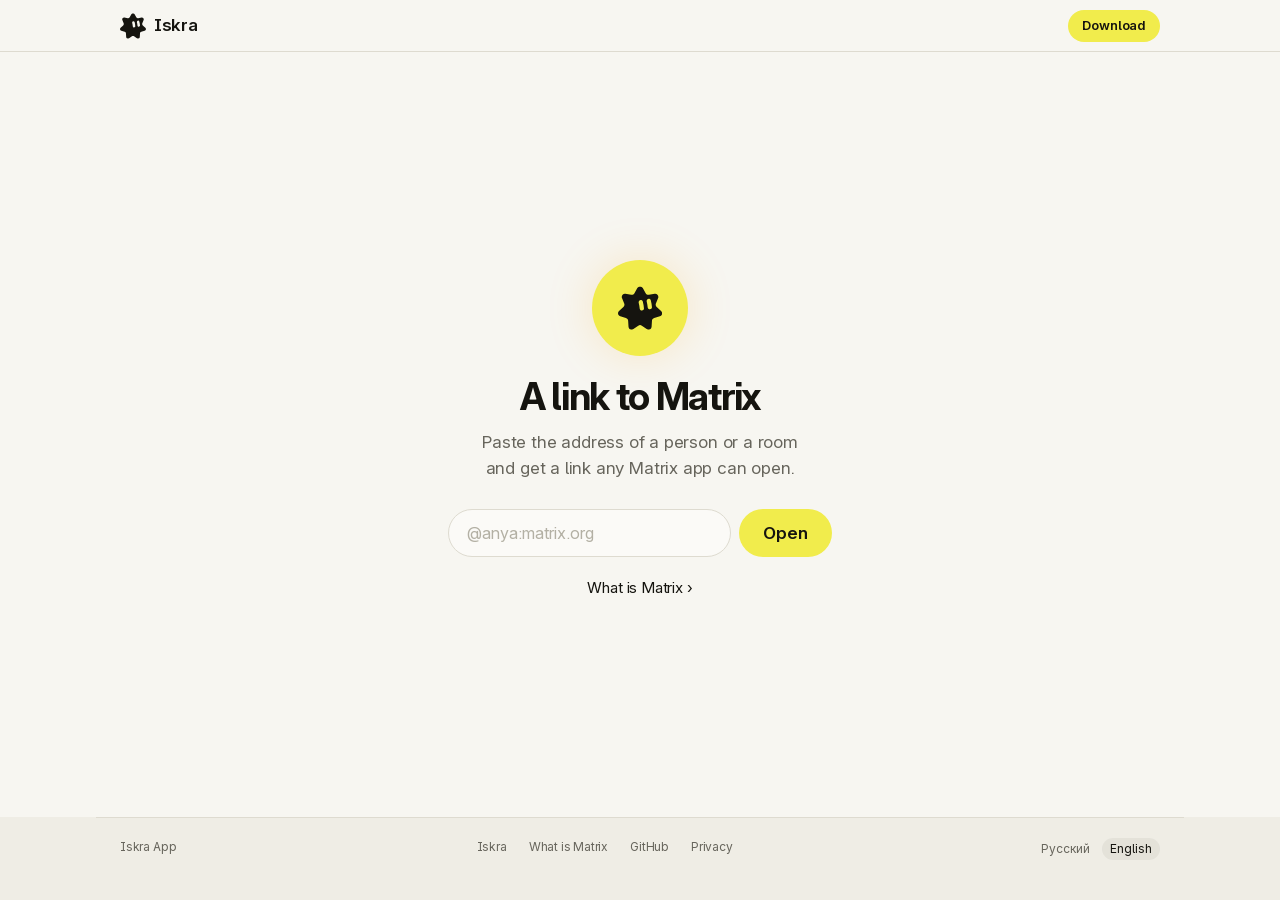
<file: index.html>
<!doctype html>
<html lang="ru">
<head>
  <meta charset="utf-8">
  <meta name="viewport" content="width=device-width, initial-scale=1, viewport-fit=cover">
  <title>Ссылка Matrix — Iskra</title>
  <meta name="description" content="Откройте ссылку на человека или комнату Matrix в Iskra или в другом приложении.">
  <meta name="color-scheme" content="light dark">
  <meta name="theme-color" content="#f7f6f1" media="(prefers-color-scheme: light)">
  <meta name="theme-color" content="#0a0a08" media="(prefers-color-scheme: dark)">
  <meta name="robots" content="noindex">
  <link rel="canonical" href="https://s.iskra.wtf/">
  <meta property="og:type" content="website">
  <meta property="og:site_name" content="Iskra">
  <meta property="og:title" content="Ссылка Matrix — Iskra">
  <meta property="og:description" content="Откройте ссылку на человека или комнату Matrix в Iskra или в другом приложении.">
  <meta property="og:image" content="https://iskra.wtf/assets/og.png">
  <meta name="twitter:card" content="summary">
  <link rel="icon" href="/assets/favicon.svg" type="image/svg+xml">
  <link rel="icon" href="/icon.png" type="image/png">
  <link rel="apple-touch-icon" href="/icon.png">
  <link rel="preload" as="font" type="font/woff2" href="/assets/fonts/inter-variable.woff2" crossorigin>
  <link rel="stylesheet" href="/assets/fonts/inter.css">
  <link rel="stylesheet" href="/assets/site.css">
  <link rel="stylesheet" href="/assets/link.css">
  <link rel="modulepreload" href="/assets/vendor/uqr.mjs">
</head>
<body>
  <!-- Одна разметка на все адреса: 404.html — её копия (scripts/sync-404.sh), GitHub Pages
       отдаёт её на любой путь вроде /@anya:matrix.org. Пути к файлам поэтому абсолютные. -->
  <header class="nav is-solid" id="nav">
    <div class="wrap">
      <a class="brand" href="https://iskra.wtf"><svg viewBox="0 0 747 731" aria-hidden="true"><use href="/assets/sprite.svg#spark"/></svg>Iskra</a>
      <a class="button button--primary button--small" href="https://iskra.wtf/#download" data-i18n="nav.download">Скачать</a>
    </div>
  </header>

  <main class="link">
    <!-- Человек или комната: всё берётся из адреса, к серверам страница не ходит. -->
    <section class="link__card" id="target" hidden>
      <span class="link__avatar" id="avatar" aria-hidden="true"></span>
      <h1 class="link__name" id="name"></h1>
      <p class="link__id" id="mxid"></p>

      <figure class="link__qr" id="qr" role="img" aria-label="QR-код ссылки" data-i18n-aria="qr.aria"></figure>

      <div class="link__actions">
        <a class="button button--primary" id="open-iskra" href="https://iskra.wtf/#download">
          <svg class="logo" viewBox="0 0 747 731" aria-hidden="true"><use href="/assets/sprite.svg#spark"/></svg>
          <span data-i18n="open.iskra">Открыть в&nbsp;Искре</span>
        </a>
        <a class="button button--plain" id="open-web" href="https://web.iskra.wtf" target="_blank" rel="noopener" data-i18n="open.web">Открыть в&nbsp;Iskra Web</a>
      </div>

      <div class="others">
        <button type="button" class="others__toggle" id="others-toggle" aria-expanded="false" aria-controls="others">
          <span data-i18n="others.toggle">У&nbsp;вас другое приложение?</span>
          <svg class="others__chevron" viewBox="0 0 24 24" aria-hidden="true"><path d="m6 9 6 6 6-6"/></svg>
        </button>
        <ul class="others__list" id="others" hidden></ul>
        <p class="others__note" id="others-note" role="status" aria-live="polite"></p>
      </div>
    </section>

    <!-- Пустой или непонятный адрес: подсказка и поле. -->
    <section class="link__card" id="empty" hidden>
      <span class="link__avatar link__avatar--spark" aria-hidden="true"><svg viewBox="0 0 747 731"><use href="/assets/sprite.svg#spark"/></svg></span>
      <h1 class="link__name" data-i18n="empty.title">Ссылка на&nbsp;Matrix</h1>
      <p class="link__lead" id="empty-text" data-i18n="empty.body">Вставьте адрес человека или комнаты, и&nbsp;мы&nbsp;сделаем ссылку, которую откроет любое приложение Matrix.</p>
      <p class="link__lead link__lead--warn" id="empty-bad" hidden data-i18n="empty.bad">Это не&nbsp;похоже на&nbsp;адрес Matrix. Он&nbsp;выглядит так: <code>@anya:matrix.org</code> или <code>#iskra:matrix.org</code>.</p>
      <form class="link__form" id="form">
        <label class="visually-hidden" for="address" data-i18n="empty.label">Адрес Matrix</label>
        <input id="address" name="address" type="text" inputmode="url" autocomplete="off" autocapitalize="off" spellcheck="false" placeholder="@anya:matrix.org">
        <button class="button button--primary" type="submit" data-i18n="empty.go">Открыть</button>
      </form>
      <p class="link__more"><a class="more" href="https://iskra.wtf/matrix" data-i18n="empty.matrix">Что такое Matrix</a></p>
    </section>
  </main>

  <footer>
    <div class="wrap">
      <p>Iskra App</p>
      <nav aria-label="Ссылки" data-i18n-aria="footer.links">
        <a href="https://iskra.wtf" data-i18n="footer.home">Iskra</a>
        <a href="https://iskra.wtf/matrix" data-i18n="footer.matrix">Что такое Matrix</a>
        <a href="https://github.com/iskra-app/s.iskra.wtf">GitHub</a>
        <a href="https://iskra.wtf/privacy" data-i18n="footer.privacy">Конфиденциальность</a>
      </nav>
      <div class="lang" role="group" aria-label="Язык / Language">
        <button type="button" data-lang="ru" lang="ru">Русский</button>
        <button type="button" data-lang="en" lang="en">English</button>
      </div>
    </div>
  </footer>

  <script src="/assets/site.js"></script>
  <script type="module" src="/assets/link.js"></script>
</body>
</html>
</file>
<file: assets/fonts/inter.css>
/* Inter 4.1 (The Inter Project Authors, SIL OFL 1.1 — OFL.txt рядом). Полный вариативный файл со всеми OpenType-фичами (zero, ss01…); ни одного запроса к Google. */
@font-face {
  font-family: 'Inter';
  font-style: normal;
  font-weight: 100 900;
  font-display: swap;
  src: url('./inter-variable.woff2') format('woff2');
}
</file>
<file: assets/site.css>
/* Свой облик: тёмная основа, тонкие линии вместо заливок и одна «искра» — жёлтый из иконки.
   Шрифты, кегли и сетка — прежние. Семь цветов AccentTheme остаются для плашек и аватаров. */
:root {
  color-scheme: light;
  --color-background: #f7f6f1;
  --color-surface: #efede5;
  --color-raised: #fbfaf7;
  --color-text: #15140f;
  --color-text-secondary: #67655c;
  --color-text-tertiary: #b3b0a4;
  --color-separator: #dedbd0;
  --color-line-strong: #c9c5b8;
  --color-glass: #f7f6f1;
  --color-fill: rgb(21 20 15 / 0.05);
  --color-fill-hover: rgb(21 20 15 / 0.09);

  /* Искра: жёлтый из иконки в обеих темах, янтарь — для статуса и предупреждений.
     Жёлтым текстом на светлом фоне не прочитать, поэтому в светлой теме ссылки — цветом
     текста с жёлтым подчёркиванием, а мелкие акценты (маркеры, искра при наведении) —
     золотистым, на тон глубже. Как на iskra.wtf. */
  --ember: #ff9f0a;
  --accent: #f1ec4c;
  --on-accent: #15140f;
  --accent-text: var(--color-text);
  --accent-line: #e8d000;
  --accent-strong: #d6be00;
  --link-thickness: 2px;
  --focus: var(--color-text);
  --warn: #a35400; /* янтарь, читаемый на светлом фоне */
  --glow: rgb(255 159 10 / 0.18);

  /* AccentTheme: семь цветов, светлый вариант */
  --red: #ff3b30;
  --orange: #ff9500;
  --yellow: #ffcc00;
  --green: #34c759;
  --cyan: #32ade6;
  --blue: #007aff;
  --violet: #af52de;

  --radius-bubble: 1.825rem; /* 29.2 */
  --radius-card: 0.625rem;   /* 10 */
  --radius-control: 0.5rem;  /* 8 */
  --radius-circle: 9999px;

  --font-body: 'Inter', system-ui, -apple-system, 'Segoe UI', Roboto, 'Helvetica Neue', Arial, sans-serif, 'Apple Color Emoji', 'Segoe UI Emoji';
  --ease-out: cubic-bezier(0.2, 0, 0, 1);
  --nav-height: 3.25rem;
}
@media (prefers-color-scheme: dark) {
  :root {
    color-scheme: dark;
    --color-background: #0a0a08;
    --color-surface: #121210;
    --color-raised: #161613;
    --color-text: #ecebe4;
    --color-text-secondary: #9a988e;
    --color-text-tertiary: #4a4943;
    --color-separator: #24231f;
    --color-line-strong: #3a3933;
    --color-glass: #0a0a08;
    --color-fill: rgb(236 235 228 / 0.06);
    --color-fill-hover: rgb(236 235 228 / 0.11);

    --accent: #f1ec4c;
    --on-accent: #0a0a08;
    --accent-text: var(--accent);
    --accent-line: rgb(241 236 76 / 0.3);
    --accent-strong: var(--accent);
    --link-thickness: 1px;
    --focus: var(--accent);
    --warn: var(--orange);
    --glow: rgb(252 249 30 / 0.12);

    --red: #ff453a;
    --orange: #ff9f0a;
    --yellow: #ffd60a;
    --green: #30d158;
    --cyan: #64d2ff;
    --blue: #0a84ff;
    --violet: #bf5af2;
  }
}

*, *::before, *::after { box-sizing: border-box; }
html { scroll-behavior: smooth; -webkit-text-size-adjust: 100%; scroll-padding-top: var(--nav-height); }
@media (prefers-reduced-motion: reduce) { html { scroll-behavior: auto; } }
body {
  margin: 0;
  background: var(--color-background);
  color: var(--color-text);
  font-family: var(--font-body);
  font-size: 1.0625rem;
  line-height: 1.5;
  letter-spacing: -0.011em;
  font-feature-settings: "zero", "ss02", "ss07";
  -webkit-font-smoothing: antialiased;
  -webkit-tap-highlight-color: transparent;
}
::selection { background: var(--accent); color: var(--on-accent); }
a {
  color: var(--accent-text);
  text-decoration: underline; text-decoration-color: var(--accent-line);
  text-decoration-thickness: var(--link-thickness); text-underline-offset: 3px;
  transition: text-decoration-color 200ms var(--ease-out);
}
a:hover { text-decoration-color: currentColor; }
img, svg { display: block; }
h1, h2, h3, p, ul { margin: 0; }
:focus { outline: none; }
:focus-visible { outline: 2px solid var(--focus); outline-offset: 2px; border-radius: 6px; }
.wrap { max-width: 68rem; margin: 0 auto; padding: 0 1.5rem; }
.icon { width: 24px; height: 24px; fill: none; stroke: currentColor; stroke-width: 1.7; stroke-linecap: round; stroke-linejoin: round; flex: none; }

/* ── Кнопки — как PrimaryButton / PlainButton в iskra-web ── */
.button {
  display: inline-flex; align-items: center; justify-content: center; gap: 0.5rem;
  min-height: 3rem; padding: 0 1.5rem;
  border-radius: var(--radius-circle);
  font-weight: 600; font-size: 1.0625rem; white-space: nowrap;
  text-decoration: none;
  transition: background-color 200ms var(--ease-out), filter 200ms var(--ease-out), transform 120ms var(--ease-out);
}
.button:active { transform: scale(0.97); }
.button--primary { background: var(--accent); color: var(--on-accent); }
.button--primary:hover { filter: brightness(1.08); }
.button--plain { background: var(--color-fill); color: var(--color-text); }
.button--plain:hover { background: var(--color-fill-hover); }
.button--small { min-height: 2rem; padding: 0 0.875rem; font-size: 0.8125rem; }
.button svg.logo { width: 1.05em; height: 1.05em; fill: currentColor; margin-top: -0.12em; }
.button .icon { width: 1.2em; height: 1.2em; }
.more { text-decoration: none; }
.more:hover { text-decoration: underline; text-decoration-color: currentColor; }
.more::after { content: " ›"; }

/* ── Навигация: без стекла — ровный фон и линия снизу ── */
.nav {
  position: sticky; top: 0; z-index: 20;
  background: transparent;
  border-bottom: 1px solid transparent;
  transition: background-color 300ms var(--ease-out), border-color 300ms var(--ease-out);
}
.nav.is-solid { background: var(--color-glass); border-bottom-color: var(--color-separator); }
.nav .wrap { display: flex; align-items: center; gap: 2rem; height: calc(var(--nav-height) - 1px); }
.brand { display: flex; align-items: center; gap: 0.5rem; color: var(--color-text); font-weight: 600; letter-spacing: -0.02em; text-decoration: none; }
.brand svg { width: 1.625rem; height: 1.625rem; fill: currentColor; transition: color 300ms var(--ease-out), filter 300ms var(--ease-out); }
.brand:hover svg { color: var(--accent-strong); filter: drop-shadow(0 0 0.5rem var(--glow)); }
.nav .button { margin-left: auto; }

/* ── Первый экран: тёплое свечение за иконкой ── */
.hero {
  position: relative; isolation: isolate;
  min-height: calc(100vh - var(--nav-height));
  min-height: calc(100svh - var(--nav-height));
  display: flex; flex-direction: column; align-items: center; justify-content: center;
  text-align: center;
  padding: 1.75rem 1.5rem;
}
.appicon {
  position: relative;
  width: min(15rem, 27vh, 56vw); aspect-ratio: 1;
  margin: 0 auto;
}
.appicon::before {
  content: ""; position: absolute; inset: -35%; z-index: -1;
  background: radial-gradient(closest-side, var(--glow), transparent);
}
.appicon img {
  position: absolute; inset: 0; width: 100%; height: 100%;
  opacity: 0;
  transform: scale(0.96);
  transition: opacity 900ms var(--ease-out), transform 900ms var(--ease-out);
  filter: drop-shadow(0 1rem 2rem rgb(0 0 0 / 0.22));
}
.appicon img.is-on { opacity: 1; transform: none; }
@media (prefers-reduced-motion: reduce) { .appicon img { transition: none; transform: none; } }
.hero h1 {
  margin-top: clamp(1rem, 3.5vh, 2.25rem);
  font-size: clamp(3rem, min(8vw, 9vh), 5.5rem);
  font-weight: 700; letter-spacing: -0.045em; line-height: 1;
}
.hero__sub {
  margin-top: 1rem; max-width: 30rem;
  font-size: clamp(1.3125rem, 2.4vw, 1.75rem); line-height: 1.25; font-weight: 600; letter-spacing: -0.025em;
  text-wrap: balance;
}
.hero__body { margin-top: 0.875rem; max-width: 30rem; color: var(--color-text-secondary); text-wrap: balance; }
.hero__cta { display: flex; flex-wrap: wrap; justify-content: center; gap: 0.75rem; margin-top: clamp(1.25rem, 3.5vh, 2rem); }

/* ── Разделы: швейцарская сетка в 12 колонок ── */
.section { padding: clamp(5rem, 11vw, 8rem) 0; }
/* Линия под первым экраном — у второго раздела, чтобы она начиналась сразу за краем окна. */
.hero + .section, .section + .section { border-top: 1px solid var(--color-separator); }
.head { display: grid; grid-template-columns: repeat(12, 1fr); gap: 0 1.5rem; margin-bottom: clamp(2.5rem, 6vw, 4rem); }
.head h2 { grid-column: 4 / 13; font-size: clamp(2.125rem, 5vw, 3.5rem); line-height: 1.07; font-weight: 700; letter-spacing: -0.04em; text-wrap: balance; }
.head p { grid-column: 4 / 11; margin-top: 1.125rem; color: var(--color-text-secondary); font-size: 1.1875rem; line-height: 1.45; }
@media (max-width: 760px) { .head { display: block; } }

/* ── Возможности: контурные карточки, плашка — цвет на тонированном фоне ── */
.cards { display: grid; grid-template-columns: repeat(auto-fill, minmax(15rem, 1fr)); gap: 1rem; }
.card {
  background: var(--color-raised);
  border: 1px solid var(--color-separator);
  border-radius: var(--radius-bubble);
  padding: 1.75rem 1.625rem 1.875rem;
  min-height: 17.5rem;
  display: flex; flex-direction: column;
  transition: border-color 300ms var(--ease-out);
}
.card:hover { border-color: var(--color-line-strong); }
.tile {
  width: 2.75rem; height: 2.75rem; border-radius: var(--radius-control);
  background: color-mix(in srgb, var(--c) 14%, transparent);
  box-shadow: inset 0 0 0 1px color-mix(in srgb, var(--c) 32%, transparent);
  color: var(--c);
  display: grid; place-items: center;
}
.tile .icon { stroke-width: 2; }
.card h3 { margin-top: auto; padding-top: 2.5rem; font-size: 1.3125rem; line-height: 1.2; font-weight: 600; letter-spacing: -0.02em; text-wrap: balance; }
.card p { margin-top: 0.625rem; font-size: 0.96875rem; line-height: 1.47; color: var(--color-text-secondary); }
.swatches { display: flex; gap: 0.375rem; }
.swatches i { flex: 0 1 1.375rem; min-width: 0; aspect-ratio: 1; border-radius: 50%; background: var(--c); box-shadow: inset 0 0 0 1px var(--color-separator); }

/* ── Приватность ── */
.rules { list-style: none; padding: 0; border-top: 1px solid var(--color-text); }
.rules li { display: grid; grid-template-columns: repeat(12, 1fr); gap: 0.375rem 1.5rem; padding: 1.625rem 0 1.75rem; border-bottom: 1px solid var(--color-separator); }
.rules h3 { grid-column: 4 / 8; font-size: 1.1875rem; font-weight: 600; letter-spacing: -0.02em; line-height: 1.3; }
.rules p { grid-column: 8 / 13; color: var(--color-text-secondary); font-size: 1rem; }
@media (max-width: 760px) {
  .rules li { grid-template-columns: 1fr; }
  .rules h3, .rules p { grid-column: 1; }
}

/* ── Открытый код ── */
.oss { display: grid; grid-template-columns: repeat(12, 1fr); gap: 0 1.5rem; }
.oss__text { grid-column: 4 / 11; }
.oss h2 { font-size: clamp(2.125rem, 5vw, 3.5rem); line-height: 1.07; font-weight: 700; letter-spacing: -0.04em; text-wrap: balance; }
.oss p { margin-top: 1.125rem; color: var(--color-text-secondary); font-size: 1.1875rem; line-height: 1.45; }
.oss__links { display: flex; flex-wrap: wrap; gap: 0.75rem; margin-top: 2rem; }
@media (max-width: 760px) { .oss { display: block; } }

/* ── Скачать ── */
.download { background: var(--color-surface); }
.download .head { display: block; text-align: center; }
.download .head p { margin: 1.125rem auto 0; max-width: 32rem; }
.platforms { display: grid; grid-template-columns: repeat(4, 1fr); gap: 1rem; }
@media (max-width: 900px) { .platforms { grid-template-columns: repeat(2, 1fr); } }
@media (max-width: 480px) { .platforms { grid-template-columns: 1fr; } }
.platform {
  position: relative;
  background: var(--color-background);
  border: 1px solid var(--color-separator);
  border-radius: var(--radius-bubble);
  padding: 2.25rem 1.5rem 1.75rem;
  display: flex; flex-direction: column; align-items: center; text-align: center;
}
.platform.is-mine { border-color: var(--color-text-secondary); }
.platform__mine { position: absolute; top: 0.875rem; left: 0; right: 0; font-size: 0.75rem; font-weight: 600; color: var(--accent-text); }
.platform > .icon { width: 2.75rem; height: 2.75rem; stroke-width: 1.3; margin: 0.5rem 0 1.125rem; }
.platform h3 { font-size: 1.3125rem; font-weight: 600; letter-spacing: -0.02em; }
.platform .req { margin-top: 0.25rem; font-size: 0.875rem; color: var(--color-text-secondary); }
.platform .act { margin-top: auto; padding-top: 1.5rem; font-size: 0.9375rem; }
.platform .soon { color: var(--color-text-secondary); }

/* ── Подвал ── */
footer { background: var(--color-surface); color: var(--color-text-secondary); font-size: 0.75rem; }
footer .wrap { border-top: 1px solid var(--color-separator); padding-top: 1.25rem; padding-bottom: 2.5rem; display: flex; flex-wrap: wrap; justify-content: space-between; gap: 0.75rem 2rem; }
footer a { color: var(--color-text-secondary); text-decoration: none; }
footer a:hover { color: var(--color-text); }
footer nav { display: flex; flex-wrap: wrap; gap: 0.375rem 1.375rem; }
.lang { display: flex; gap: 0.25rem; }
.lang button {
  border: 0; background: none; cursor: pointer; font: inherit; color: var(--color-text-secondary);
  padding: 0.125rem 0.5rem; border-radius: var(--radius-circle);
}
.lang button:hover { color: var(--color-text); }
.lang button[aria-pressed="true"] { background: var(--color-fill); color: var(--color-text); }

/* ══ Страница «Что такое Matrix» ══ */
.page-hero { text-align: center; padding: clamp(4rem, 10vw, 7rem) 0 clamp(3.5rem, 8vw, 5.5rem); }
.page-hero h1 { font-size: clamp(2.75rem, 7vw, 4.75rem); font-weight: 700; letter-spacing: -0.045em; line-height: 1.02; }
.page-hero p { margin: 1.25rem auto 0; max-width: 36rem; font-size: clamp(1.1875rem, 2.2vw, 1.5rem); line-height: 1.4; letter-spacing: -0.02em; color: var(--color-text-secondary); text-wrap: balance; }

/* Схема: два сервера и сообщение между ними */
.flow {
  display: grid; grid-template-columns: 1fr minmax(9rem, 0.8fr) 1fr; align-items: center;
  max-width: 56rem; margin: clamp(3rem, 7vw, 4.5rem) auto 0; text-align: left;
}
.server { background: var(--color-raised); border: 1px solid var(--color-separator); border-radius: var(--radius-bubble); padding: 1.25rem; }
.server__label { font-size: 0.8125rem; color: var(--color-text-secondary); }
.server__name { font-size: 1.3125rem; font-weight: 700; letter-spacing: -0.02em; margin-top: 0.125rem; }
.person {
  display: flex; align-items: center; gap: 0.75rem;
  margin-top: 1rem; padding: 0.75rem; border-radius: var(--radius-card);
  background: var(--color-background);
  border: 1px solid var(--color-separator);
}
.avatar { width: 2.5rem; height: 2.5rem; border-radius: 50%; display: grid; place-items: center; flex: none; background: var(--c); color: #fff; font-weight: 600; }
.person div > b { display: block; font-weight: 600; font-size: 0.9375rem; }
.person div > span { display: block; font-size: 0.8125rem; color: var(--color-text-secondary); }
.person code { font: inherit; }
.connector { position: relative; display: flex; flex-direction: column; align-items: center; text-align: center; padding: 0 0.75rem; }
.connector::before {
  content: ""; position: absolute; left: 0; right: 0; top: 1.375rem;
  border-top: 1px dashed var(--color-line-strong);
}
.connector .lock {
  position: relative; width: 2.75rem; height: 2.75rem; border-radius: 50%;
  background: var(--accent); color: var(--on-accent); display: grid; place-items: center;
  box-shadow: 0 0 0 6px var(--color-background), 0 0 2rem var(--glow);
}
.connector .lock .icon { width: 1.25rem; height: 1.25rem; stroke-width: 2.2; }
.connector p { margin-top: 0.625rem; font-size: 0.8125rem; line-height: 1.35; color: var(--color-text-secondary); max-width: 11rem; }
@media (max-width: 720px) {
  .flow { grid-template-columns: 1fr; max-width: 24rem; }
  /* Пунктир идёт к замку и от подписи, но не через текст */
  .connector { padding: 1.25rem 0; }
  .connector::before, .connector::after {
    content: ""; position: absolute; left: 50%; right: auto;
    border-top: 0; border-left: 1px dashed var(--color-line-strong);
  }
  .connector::before { top: 0; height: 2.625rem; }
  .connector::after { bottom: 0; height: 1rem; }
}

/* Адрес по частям */
.address {
  display: flex; flex-wrap: wrap; justify-content: flex-start; gap: 0 0.04em;
  font-size: clamp(2rem, 7vw, 4.5rem); font-weight: 700; letter-spacing: -0.04em; line-height: 1.1;
  margin-top: 0.5rem;
}
.address__part { display: flex; flex-direction: column; }
.address__part small {
  margin-top: 0.75rem; padding-top: 0.5rem; border-top: 2px solid var(--c, var(--color-separator));
  font-size: 0.875rem; font-weight: 500; letter-spacing: -0.01em; color: var(--color-text-secondary);
}
.address__part .at { color: var(--color-text-secondary); }
.address-wrap { grid-column: 4 / 13; }
@media (max-width: 760px) { .address-wrap { margin-top: 2rem; } }

/* Список серверов */
.servers .rules h3 a { color: inherit; }
.server-where { display: block; margin-top: 0.375rem; font-size: 0.875rem; color: var(--color-text-secondary); }
.server-warn { display: inline-block; margin-top: 0.375rem; font-size: 0.8125rem; font-weight: 500; color: var(--warn); }

.cta { text-align: center; }
.cta h2 { font-size: clamp(2.125rem, 5vw, 3.5rem); line-height: 1.07; font-weight: 700; letter-spacing: -0.04em; }
.cta p { margin: 1.125rem auto 0; max-width: 32rem; color: var(--color-text-secondary); font-size: 1.1875rem; line-height: 1.45; }
.cta .hero__cta { margin-top: 2rem; }

/* ══ Страница «Свой сервер» ══ */
.badge {
  display: inline-block; vertical-align: 0.2em; margin-left: 0.5rem;
  padding: 0.125rem 0.5rem; border-radius: var(--radius-circle);
  background: var(--accent); color: var(--on-accent);
  font-size: 0.75rem; font-weight: 600; letter-spacing: 0;
}
.note {
  display: flex; gap: 0.875rem; align-items: flex-start;
  margin-top: 2rem; padding: 1.125rem 1.25rem;
  border-radius: 0 var(--radius-card) var(--radius-card) 0;
  border-left: 3px solid var(--ember);
  background: color-mix(in srgb, var(--ember) 9%, transparent);
  font-size: 0.96875rem; line-height: 1.5;
}
.note .icon { color: var(--ember); margin-top: 0.05rem; }
.note-wrap { grid-column: 4 / 13; }

.steps { list-style: none; padding: 0; margin: 0; counter-reset: step; border-top: 1px solid var(--color-text); }
.steps > li { display: grid; grid-template-columns: repeat(12, 1fr); gap: 0 1.5rem; padding: 2rem 0 2.25rem; border-bottom: 1px solid var(--color-separator); counter-increment: step; }
.steps > li::before {
  content: counter(step, decimal-leading-zero); grid-column: 1 / 4;
  font-size: clamp(2.5rem, 5vw, 3.5rem); font-weight: 700; letter-spacing: -0.04em; line-height: 1;
  color: transparent; -webkit-text-stroke: 1px var(--color-line-strong); font-feature-settings: "tnum", "zero", "ss02", "ss07";
}
.step { grid-column: 4 / 13; min-width: 0; }
.step h3 { font-size: 1.3125rem; font-weight: 600; letter-spacing: -0.02em; line-height: 1.3; }
.step > p { margin-top: 0.5rem; color: var(--color-text-secondary); }
.step ul { margin: 0.75rem 0 0; padding-left: 1.25rem; color: var(--color-text-secondary); }
.step ul li::marker { color: var(--accent-strong); }
.step li + li { margin-top: 0.25rem; }
.step code, .rules code, .note code { font-family: ui-monospace, 'SF Mono', Menlo, Consolas, monospace; font-size: 0.9em; background: var(--color-fill); padding: 0.1em 0.35em; border-radius: 0.3em; }
@media (max-width: 760px) {
  .steps > li { display: block; }
  .steps > li::before { display: block; margin-bottom: 0.75rem; font-size: 2rem; }
}

.code {
  position: relative; margin-top: 1rem;
  background: var(--color-surface); border: 1px solid var(--color-separator); border-radius: var(--radius-control);
}
.code pre {
  margin: 0; padding: 1rem 3.5rem 1rem 1.125rem; overflow-x: auto;
  font-family: ui-monospace, 'SF Mono', Menlo, Consolas, monospace; font-size: 0.875rem; line-height: 1.55;
  letter-spacing: 0; color: var(--color-text);
}
.code pre code { background: none; padding: 0; border-radius: 0; font-size: inherit; }
.copy {
  position: absolute; top: 0.5rem; right: 0.5rem;
  min-height: 2rem; padding: 0 0.75rem; border: 0; border-radius: var(--radius-circle);
  background: var(--color-background); color: var(--color-text-secondary);
  font: inherit; font-size: 0.75rem; font-weight: 600; cursor: pointer;
}
.copy:hover { color: var(--color-text); }
.copy.is-done { color: var(--green); }

/* ══ Политика конфиденциальности и условия ══ */
.page-hero .updated { margin-top: 1.5rem; font-size: 0.875rem; letter-spacing: -0.005em; color: var(--color-text-secondary); }
.section--legal { padding-top: clamp(1rem, 3vw, 2rem); }
.legal { list-style: none; padding: 0; margin: 0; border-top: 1px solid var(--color-text); }
.legal > li { display: grid; grid-template-columns: repeat(12, 1fr); gap: 0 1.5rem; padding: 1.75rem 0 2rem; border-bottom: 1px solid var(--color-separator); }
.legal h2 { grid-column: 1 / 4; font-size: 1.1875rem; font-weight: 600; letter-spacing: -0.02em; line-height: 1.3; text-wrap: balance; }
.legal__body { grid-column: 4 / 11; min-width: 0; color: var(--color-text-secondary); }
.legal__body > * + * { margin-top: 0.75rem; }
.legal__body ul { padding-left: 1.25rem; }
.legal__body li + li { margin-top: 0.375rem; }
.legal__body li::marker { color: var(--accent-strong); }
.legal__body b { color: var(--color-text); font-weight: 600; }
.legal__body code { font-family: ui-monospace, 'SF Mono', Menlo, Consolas, monospace; font-size: 0.9em; background: var(--color-fill); padding: 0.1em 0.35em; border-radius: 0.3em; }
@media (max-width: 760px) {
  .legal > li { display: block; }
  .legal h2 { margin-bottom: 0.625rem; }
}

/* Появление разделов при прокрутке: класс ставит site.js, без JS всё видно сразу. */
.reveal { opacity: 0; filter: blur(12px); }
.reveal.is-shown {
  opacity: 1; filter: blur(0);
  transition: opacity 900ms var(--ease-out), filter 900ms var(--ease-out);
}
</file>
<file: assets/link.css>
/* Страница-открывалка: одна колонка по центру. Токены, кнопки, шапка и подвал — из site.css. */
:root {
  --avatar-ground: #a9a69b;
  --avatar-ink: #fbfaf7;
}
@media (prefers-color-scheme: dark) {
  :root {
    --avatar-ground: #4a4943;
    --avatar-ink: #ecebe4;
  }
}

body { display: flex; flex-direction: column; min-height: 100vh; min-height: 100svh; }
.link {
  flex: 1;
  display: flex; flex-direction: column; align-items: center; justify-content: center;
  padding: clamp(2.5rem, 7vh, 4.5rem) 1rem clamp(3rem, 8vh, 5rem);
}
.link__card {
  width: 100%; max-width: 24rem;
  display: flex; flex-direction: column; align-items: center; text-align: center;
}
.link__card[hidden] { display: none; }

/* Аватар: серый круг и заглавная первая буква, как пустой аватар в приложении. */
.link__avatar {
  width: 6rem; height: 6rem; border-radius: 50%; flex: none;
  display: grid; place-items: center;
  background: var(--avatar-ground); color: var(--avatar-ink);
  font-size: 2.75rem; font-weight: 600; letter-spacing: -0.02em; line-height: 1;
  user-select: none;
}
.link__avatar--spark { background: var(--accent); color: var(--on-accent); box-shadow: 0 0 3rem var(--glow); }
.link__avatar--spark svg { width: 46%; height: 46%; fill: currentColor; }

.link__name {
  margin-top: 1.25rem; max-width: 100%;
  font-size: clamp(1.875rem, 6vw, 2.375rem); font-weight: 700; letter-spacing: -0.035em; line-height: 1.1;
  overflow-wrap: anywhere; text-wrap: balance;
}
.link__id {
  margin-top: 0.375rem; max-width: 100%;
  color: var(--color-text-secondary); font-size: 1rem;
  overflow-wrap: anywhere;
}
.link__lead { margin-top: 0.75rem; color: var(--color-text-secondary); text-wrap: balance; }
.link__lead--warn { color: var(--warn); }
.link__lead code { font-family: ui-monospace, 'SF Mono', Menlo, Consolas, monospace; font-size: 0.9em; background: var(--color-fill); padding: 0.1em 0.35em; border-radius: 0.3em; color: var(--color-text); }

/* QR — как QrCode в iskra-web: чёрным по белому при любой теме, модули квадратами. */
.link__qr {
  margin: 2rem 0 0; width: min(15rem, 72vw);
  padding: 1.125rem; border-radius: var(--radius-card);
  background: #fff;
  box-shadow: 0 0 0 1px var(--color-separator);
}
.link__qr svg { width: 100%; height: auto; fill: #000; }

.link__actions { display: flex; flex-direction: column; gap: 0.625rem; width: 100%; margin-top: 2rem; }
.link__actions .button { width: 100%; }

/* «У вас другое приложение?» — маленькая строчка, раскрывает список. */
.others { width: 100%; margin-top: 1.25rem; }
.others__toggle {
  display: inline-flex; align-items: center; gap: 0.25rem;
  border: 0; background: none; cursor: pointer; padding: 0.375rem 0.5rem; border-radius: var(--radius-circle);
  font: inherit; font-size: 0.875rem; color: var(--color-text-secondary);
}
.others__toggle:hover { color: var(--color-text); }
.others__chevron { width: 1rem; height: 1rem; fill: none; stroke: currentColor; stroke-width: 2; stroke-linecap: round; stroke-linejoin: round; transition: transform 200ms var(--ease-out); }
.others__toggle[aria-expanded="true"] .others__chevron { transform: rotate(180deg); }

.others__list {
  list-style: none; padding: 0; margin: 0.75rem 0 0; text-align: left;
  border: 1px solid var(--color-separator); border-radius: var(--radius-card);
  background: var(--color-raised); overflow: hidden;
}
.others__list[hidden] { display: none; }
.others__list li + li { border-top: 1px solid var(--color-separator); }
.others__item {
  display: flex; align-items: center; gap: 0.875rem;
  padding: 0.75rem 0.875rem; color: var(--color-text); text-decoration: none;
  transition: background-color 200ms var(--ease-out);
}
.others__item:hover { background: var(--color-fill); }
/* Значок приложения — одноцветный серый: SVG служит маской, цвет задаёт фон. */
.others__icon {
  width: 1.75rem; height: 1.75rem; margin: 0.25rem; flex: none;
  background-color: var(--color-text-secondary);
  -webkit-mask: var(--icon) center / contain no-repeat; mask: var(--icon) center / contain no-repeat;
}
.others__text { flex: 1; min-width: 0; }
.others__text b { display: block; font-weight: 600; font-size: 0.9375rem; }
.others__text span { display: block; font-size: 0.8125rem; color: var(--color-text-secondary); }
.others__item .icon { width: 1.125rem; height: 1.125rem; color: var(--color-text-tertiary); }
.others__note { margin-top: 0.625rem; min-height: 1.25em; font-size: 0.8125rem; color: var(--color-text-secondary); }

/* Пустой адрес: поле и кнопка. */
.link__form { display: flex; gap: 0.5rem; width: 100%; margin-top: 1.75rem; }
.link__form input {
  flex: 1; min-width: 0; min-height: 3rem; padding: 0 1.125rem;
  border: 1px solid var(--color-separator); border-radius: var(--radius-circle);
  background: var(--color-raised); color: var(--color-text);
  font: inherit; font-size: 1rem;
  transition: border-color 200ms var(--ease-out);
}
/* .button в site.css — для ссылок; у <button> снимаем рамку и шрифт браузера. */
.link__form .button { border: 0; font-family: inherit; cursor: pointer; }
.link__form input::placeholder { color: var(--color-text-tertiary); }
.link__form input:focus { border-color: var(--accent-strong); outline: none; }
.link__more { margin-top: 1.25rem; font-size: 0.9375rem; }

.visually-hidden { position: absolute; width: 1px; height: 1px; overflow: hidden; clip: rect(0 0 0 0); white-space: nowrap; }
</file>
